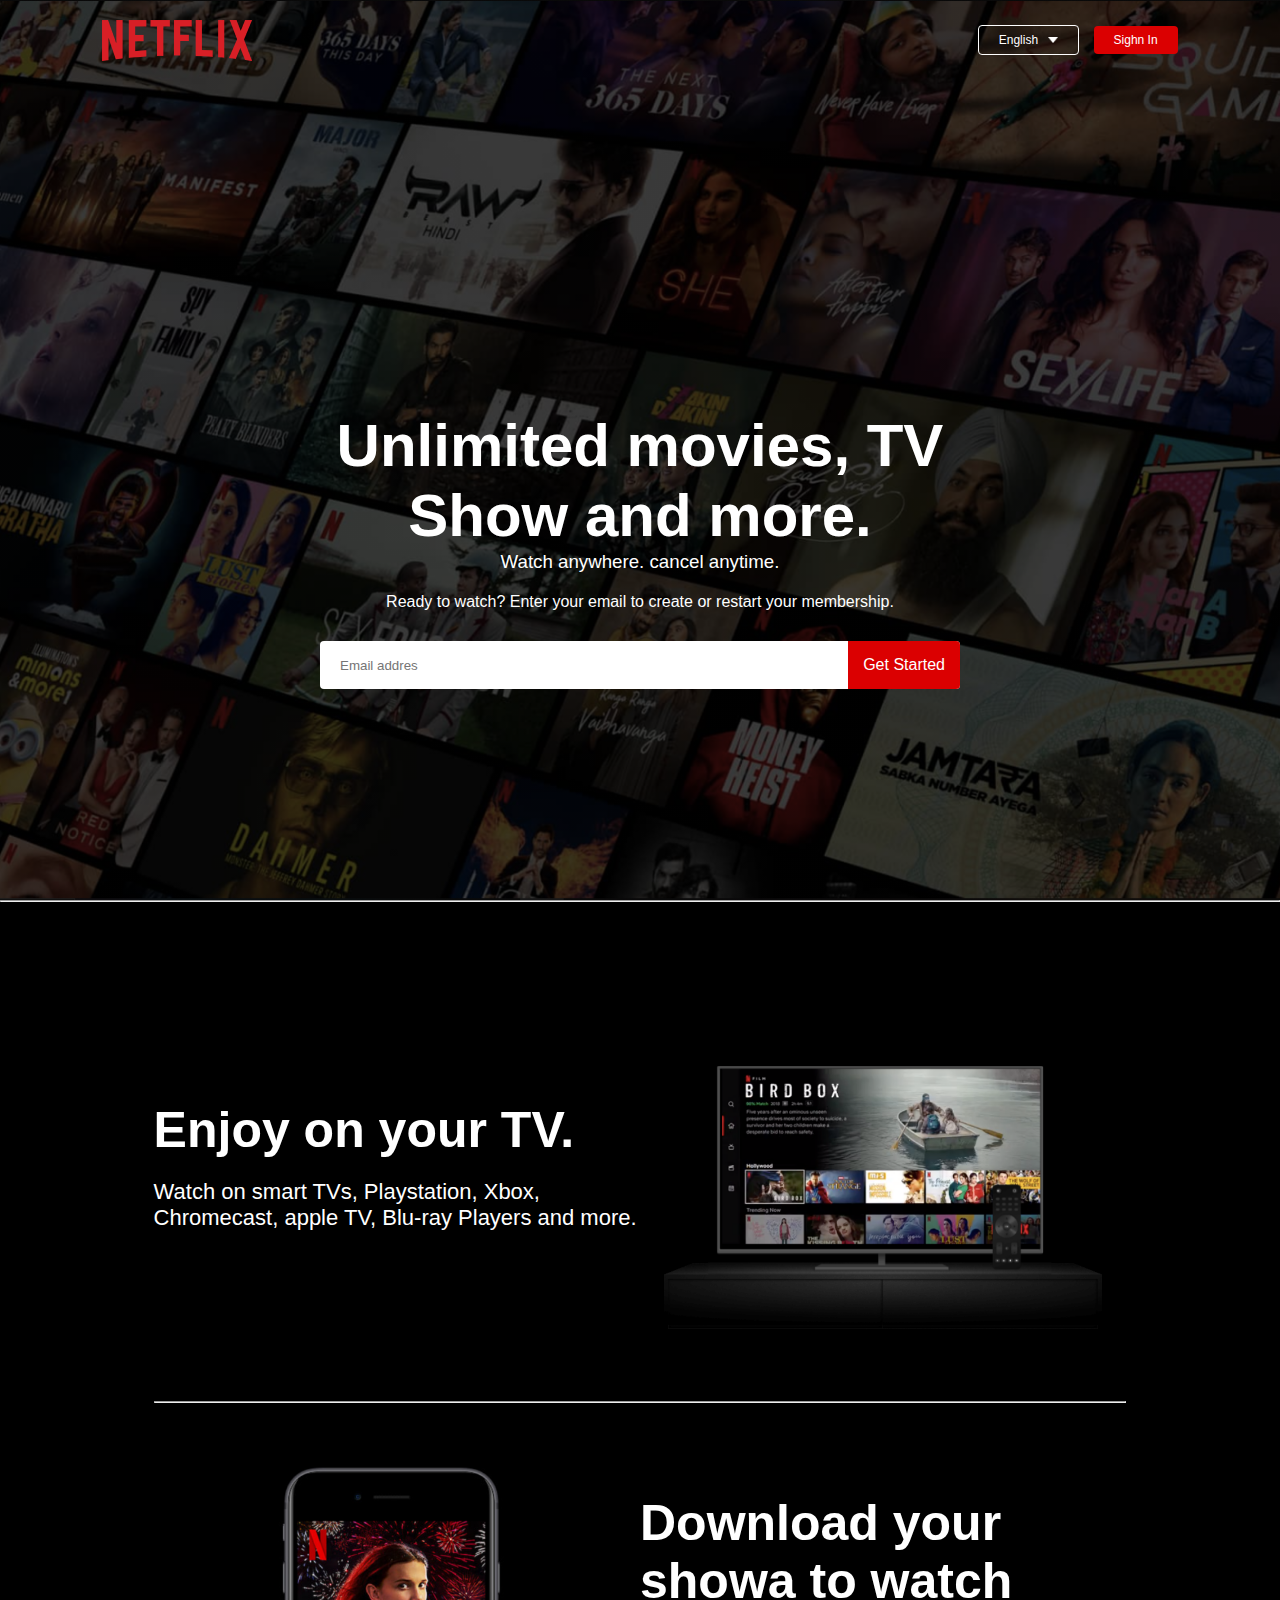
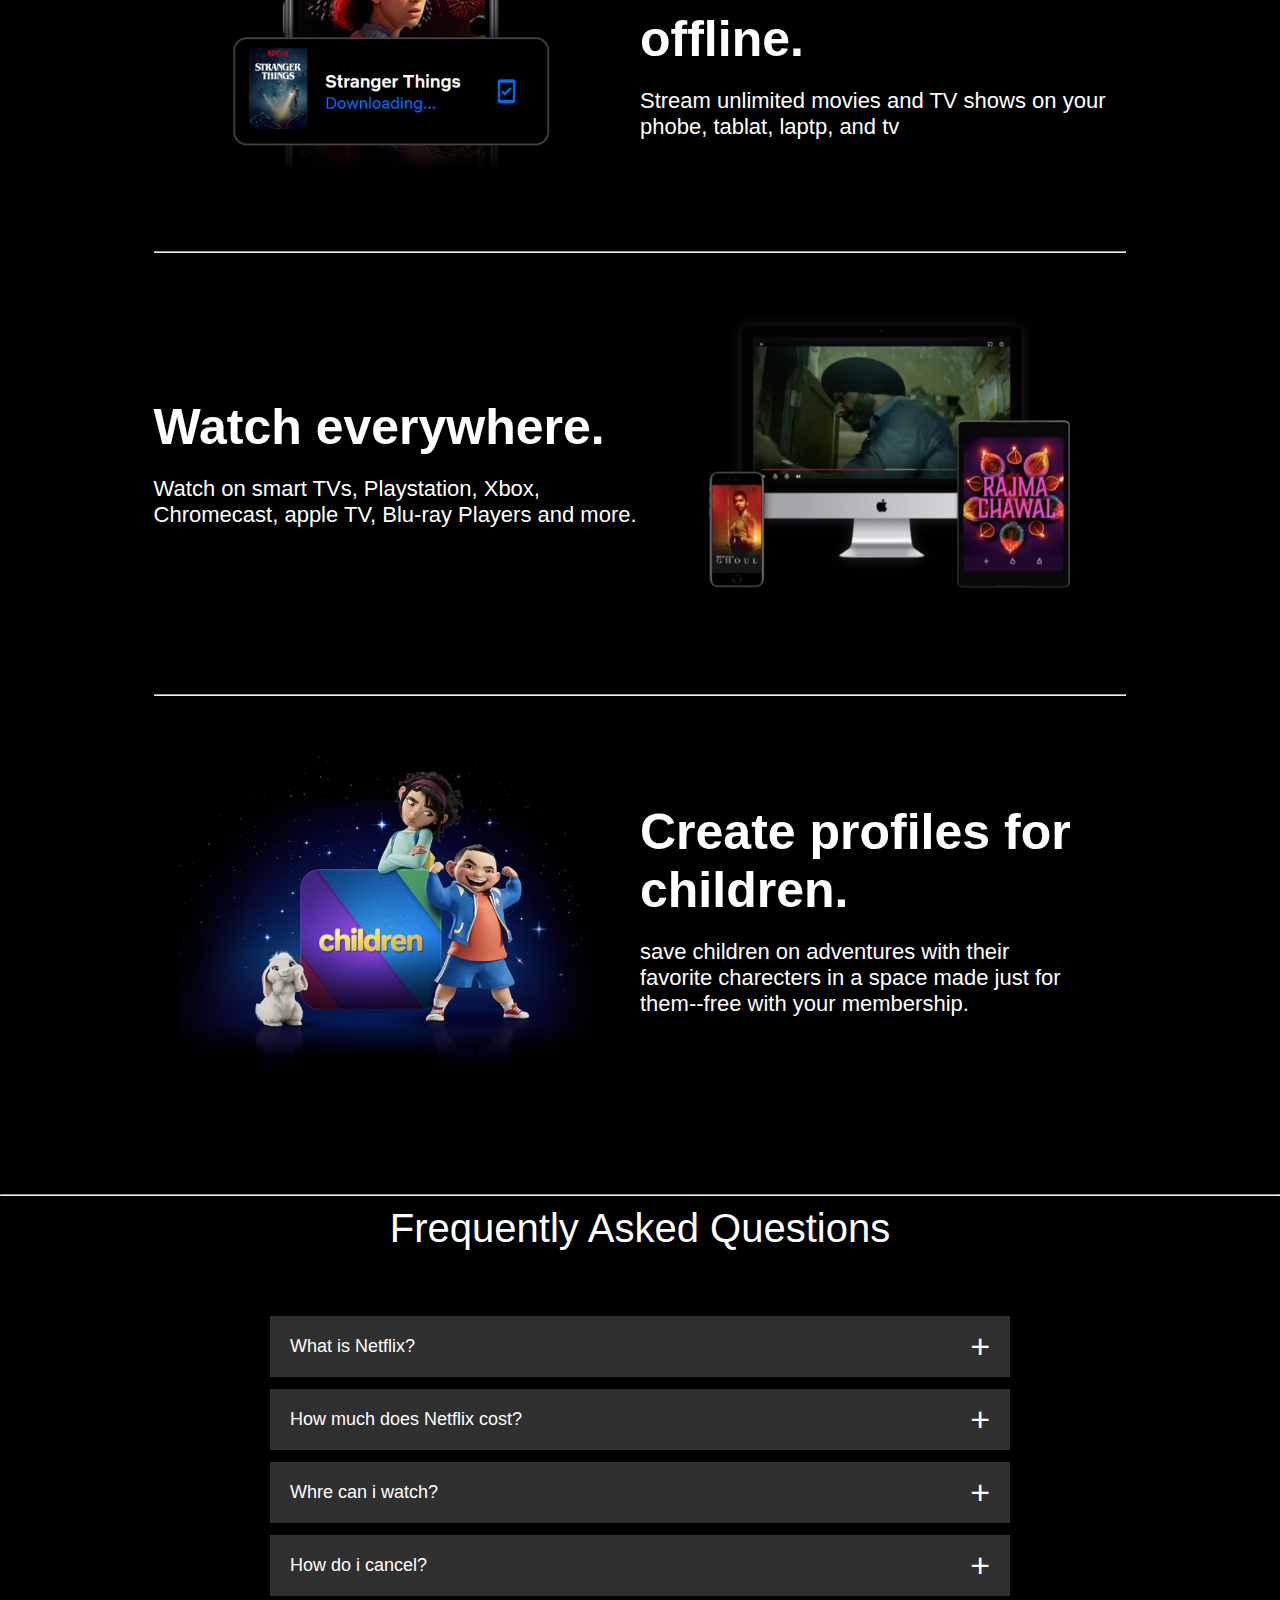
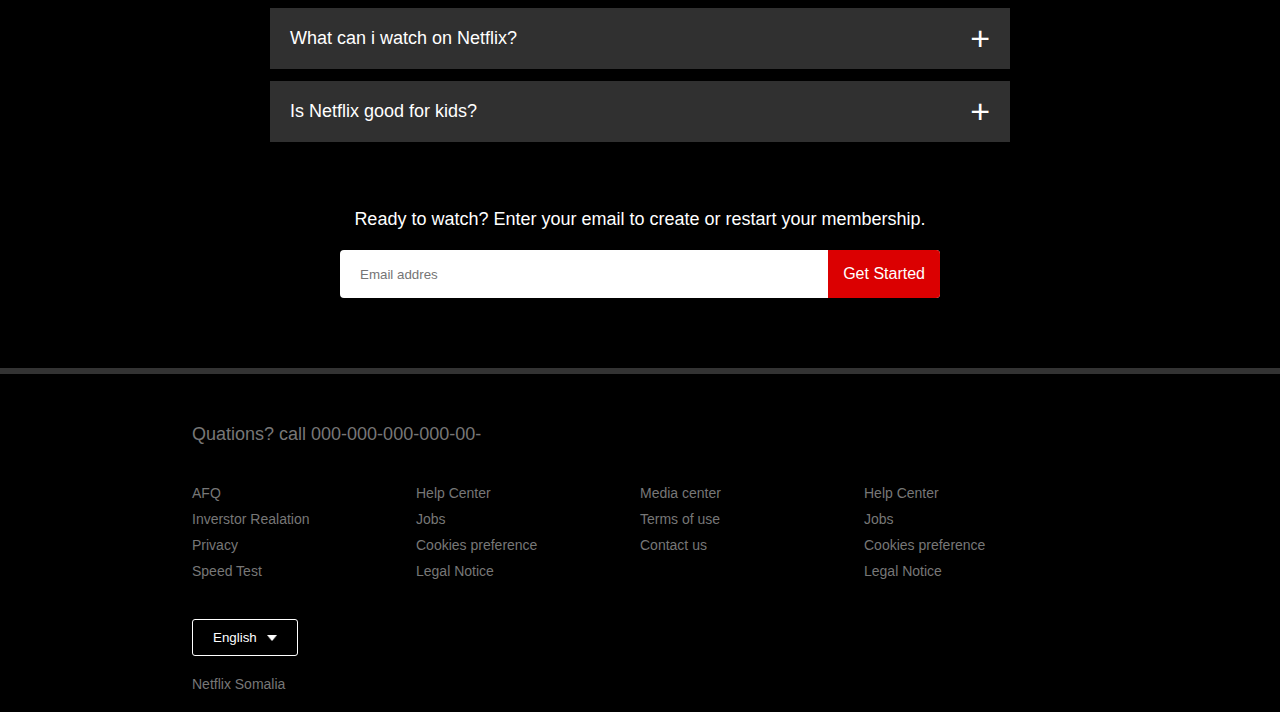
<file: index.html>
<!DOCTYPE html>
<html lang="en">
  <head>
    <meta charset="UTF-8" />
    <meta http-equiv="X-UA-Compatible" content="IE=edge" />
    <meta name="viewport" content="width=device-width, initial-scale=1.0" />
    <title>Ntflix Website</title>
    <link rel="stylesheet" href="style.css" />
  </head>
  <body>
    <div class="header">
      <nav>
        <img src="IMGS/logo.png" class="logo" />
        <div>
          <button class="language-btn">
            English <img src="IMGS/down-icon.png" />
          </button>
          <button>Sighn In</button>
        </div>
      </nav>

      <div class="headre-content">
        <h1>Unlimited movies, TV Show and more.</h1>
        <h3>Watch anywhere. cancel anytime.</h3>
        <p>
          Ready to watch? Enter your email to create or restart your membership.
        </p>
        <form class="email-signup">
          <input type="email" placeholder="Email addres" requad />
          <button type="submit"><a href="FAKE.html"> Get Started </a></button>
        </form>
      </div>
    </div>

    <!--feauters-->
    <hr />
    <div class="feauters">
      <div class="row">
        <div class="text-col">
          <h2>Enjoy on your TV.</h2>
          <p>
            Watch on smart TVs, Playstation, Xbox, Chromecast, apple TV, Blu-ray
            Players and more.
          </p>
        </div>
        <div class="img-col">
          <img src="IMGS/feature-1.png" />
        </div>
      </div>
      <hr />
      <div class="row">
        <div class="img-col">
          <img src="IMGS/feature-2.png" />
        </div>
        <div class="text-col">
          <h2>Download your showa to watch offline.</h2>
          <p>
            Stream unlimited movies and TV shows on your <br />phobe, tablat,
            laptp, and tv
          </p>
        </div>
      </div>
      <hr />
      <div class="row">
        <div class="text-col">
          <h2>Watch everywhere.</h2>
          <p>
            Watch on smart TVs, Playstation, Xbox, Chromecast, apple TV, Blu-ray
            Players and more.
          </p>
        </div>
        <div class="img-col">
          <img src="IMGS/feature-3.png" />
        </div>
      </div>
      <hr />
      <div class="row">
        <div class="img-col">
          <img src="IMGS/feature-4.png" />
        </div>
        <div class="text-col">
          <h2>Create profiles for children.</h2>
          <p>
            save children on adventures with their <br />favorite charecters in
            a space made just for <br />them--free with your membership.
          </p>
        </div>
      </div>
    </div>
    <hr />
    <div class="faq">
      <h2>Frequently Asked Questions</h2>
      <ul class="accordion">
        <li>
          <input type="radio" name="accordion" id="fist" />
          <label for="first">What is Netflix?</label>
          <div class="content">
            <p>
              Netflix is a streaming service that offers a wide variety of
              award-winning TV shows, movies, anime, documentaries, and more on
              thousands of internet-connected devices. You can watch as much as
              you want, whenever you want without a single commercial – all for
              one low monthly price. There's always something new to discover
              and new TV shows and movies are added every week!
            </p>
          </div>
        </li>

        <li>
          <input type="radio" name="accordion" id="second" />
          <label for="second">How much does Netflix cost?</label>
          <div class="content">
            <p>
              Watch Netflix on your smartphone, tablet, Smart TV, laptop, or
              streaming device, all for one fixed monthly fee. Plans range from
              63.99 TL to 130.99 TL a month. No extra costs, no contracts.
            </p>
          </div>
        </li>

        <li>
          <input type="radio" name="accordion" id="therd" />
          <label for="therd">Whre can i watch?</label>
          <div class="content">
            <p>
              Watch anywhere, anytime. Sign in with your Netflix account to
              watch instantly on the web at netflix.com from your personal
              computer or on any internet-connected device that offers the
              Netflix app, including smart TVs, smartphones, tablets, streaming
              media players and game consoles. You can also download your
              favorite shows with the iOS, Android, or Windows 10 app. Use
              downloads to watch while you're on the go and without an internet
              connection. Take Netflix with you anywhere.
            </p>
          </div>
        </li>

        <li>
          <input type="radio" name="accordion" id="fourth" />
          <label for="fourth">How do i cancel?</label>
          <div class="content">
            <p>
              Netflix is flexible. There are no pesky contracts and no
              commitments. You can easily cancel your account online in two
              clicks. There are no cancellation fees – start or stop your
              account anytime.
            </p>
          </div>
        </li>

        <li>
          <input type="radio" name="accordion" id="fifth" />
          <label for="fifth">What can i watch on Netflix?</label>
          <div class="content">
            <p>
              Netflix has an extensive library of feature films, documentaries,
              TV shows, anime, award-winning Netflix originals, and more. Watch
              as much as you want, anytime you want.
            </p>
          </div>
        </li>

        <li>
          <input type="radio" name="accordion" id="sixth" />
          <label for="sixth">Is Netflix good for kids?</label>
          <div class="content">
            <p>
              The Netflix Kids experience is included in your membership to give
              parents control while kids enjoy family-friendly TV shows and
              movies in their own space. Kids profiles come with PIN-protected
              parental controls that let you restrict the maturity rating of
              content kids can watch and block specific titles you don’t want
              kids to see.
            </p>
          </div>
        </li>
      </ul>
      <p>
        Ready to watch? Enter your email to create or restart your membership.
      </p>
      <form class="email-signup">
        <input type="email" placeholder="Email addres" requad />
        <button type="submit">Get Started</button>
      </form>
    </div>

    <div class="footer">
      <h2>Quations? call 000-000-000-000-00-</h2>

      <div class="row">
        <div class="col">
          <a href="#">AFQ</a>
          <a href="#">Inverstor Realation</a>
          <a href="#">Privacy</a>
          <a href="#">Speed Test</a>
        </div>
        <div class="col">
          <a href="#">Help Center</a>
          <a href="#">Jobs</a>
          <a href="#">Cookies preference</a>
          <a href="#">Legal Notice</a>
        </div>
        <div class="col">
          <a href="#">Media center</a>
          <a href="#">Terms of use</a>
          <a href="#">Contact us</a>
        </div>
        <div class="col">
          <a href="#">Help Center</a>
          <a href="#">Jobs</a>
          <a href="#">Cookies preference</a>
          <a href="#">Legal Notice</a>
        </div>
      </div>
      <button class="language-btn">
        English <img src="IMGS/down-icon.png" />
      </button>
      <p class="copyright-text">Netflix Somalia</p>
    </div>
  </body>
</html>
</file>
<file: style.css>
* {
  margin: 0;
  padding: 0;
  font-family: "poppins", sans-serif;
  box-sizing: border-box;
}
body {
  background: #000;
  color: #fff;
}
.header {
  width: 100%;
  height: 100vh;
  background-image: linear-gradient(rgba(0, 0, 0, 0.7), rgba(0, 0, 0, 0.7)),
    url(IMGS/Capture\ cover.PNG);
  background-size: cover;
  background-position: center;
  padding: 10px 8%;
  position: relative;
}
nav {
  display: flex;
  align-items: center;
  justify-content: space-between;
  padding: 10px 0;
}
.logo {
  width: 150px;
  cursor: pointer;
}
nav button {
  border: 0;
  outline: 0;
  background: #db0001;
  color: #fff;
  padding: 7px 20px;
  border-radius: 4px;
  font-size: 12px;
  margin-left: 10px;
  cursor: pointer;
}
.language-btn {
  display: inline-flex;
  align-items: center;
  background: transparent;
  border: 1px solid #fff;
}
.language-btn img {
  width: 10px;
  margin-left: 10px;
}
.headre-content {
  position: absolute;
  top: 50%;
  left: 50%;
  transform: translate(-50%, -50%);
  text-align: center;
  margin-top: 100px;
}
.headre-content h1 {
  font-size: 60px;
  line-height: 70px;
  font-weight: 600;
  max-width: 650px;
}
.headre-content h3 {
  font-weight: 400;
  margin-bottom: 20px;
}
.email-signup {
  background: #fff;
  border-radius: 4px;
  display: flex;
  align-items: center;
  margin-top: 30px;
  overflow: hidden;
}
.email-signup input {
  flex: 1;
  border: 0;
  outline: 0;
  margin-left: 20px;
}
.email-signup button {
  background: #db0001;
  border: 0;
  outline: 0;
  color: #fff;
  font-size: 16px;
  cursor: pointer;
  padding: 15px;
}

/*----------------feauters--------------*/

.feauters {
  padding: 50px 12%;
  font-size: 22px;
}
.row {
  display: flex;
  width: 100%;
  align-items: center;
  flex-wrap: wrap;
  padding: 50px 0;
}
.text-col {
  flex-basis: 50%;
  margin-bottom: 20px;
}
.img-col {
  flex-basis: 50%;
  margin-bottom: 20px;
}
.img-col img {
  display: block;
  width: 90%;
  margin: auto;
}
.feauters h2 {
  font-size: 50px;
  font-weight: 600;
  margin-bottom: 20px;
}

/*------------------faq-------------------*/
.faq {
  text-align: center;
  padding: 10px 12%;
  font-size: 18px;
}
.faq h2 {
  font-weight: 500;
  font-size: 40px;
}
.accordion {
  margin: 60px auto;
  width: 100%;
  max-width: 750px;
}
.accordion li {
  list-style: none;
  width: 100%;
  padding: 5px;
}
.accordion li label {
  display: flex;
  align-items: center;
  padding: 20px;
  font-size: 18px;
  font-weight: 500;
  background: #303030;
  margin-bottom: 2px;
  cursor: pointer;
  position: relative;
}
label::after {
  content: "+";
  font-size: 34px;
  position: absolute;
  right: 20px;
  transition: transform 0.5s;
}
input[type="radio"] {
  display: none;
}
.accordion .content {
  background: #303030;
  text-align: left;
  padding: 0 20px;
  max-height: 0;
  overflow: hidden;
  transition: max-height 0.5s, pading 0.5s;
}
.accordion input[type="radio"]:checked + label + .content {
  max-height: 600px;
  padding: 30px 20px;
}
.accordion input[type="radio"]:checked + label::after {
  transform: rotate(135deg);
}
.faq .email-signup {
  max-width: 600px;
  margin: 20px auto 60px;
}
.faq small {
  font-size: 30px;
}
.footer .language-btn{
  color: #fff;
  padding: 10px 20px;
  border-radius: 3px;
}
.copyright-text{
  font-size: 14px;
  margin-top: 20px;
  margin-bottom: 10px;
}
/*-------------footer-------------*/
.footer{
  padding: 50px 15% 10px;
  border-top: 6px solid #333;
  color: #777;
}
.footer h2{
  font-size: 18px;
  font-weight: 400;
  margin-bottom: 30px;
}
.footer .col{
  flex-basis: 25%;
  flex-grow: 1;
  margin-bottom: 20px;
}
.footer .col a{
  display: block;
  text-decoration: none;
  color: #777;
  font-size: 14px;
  margin-bottom: 10px;
}
.footer .row{
  align-items: flex-start;
  padding: 10px 0;
}

.email-signup a{
  text-decoration: none;
  color: #fff;
}


/*--------------media-for-small-screen----------*/

@media only screen and (max-width: 600px) {
  .headre-content {
    position: unset;
    transform: none;
    padding-top: 150px;
  }
  .headre-content h1 {
    font-size: 55px;
  }
  .headre-content h3 {
    font-size: 30px;
  }
  .headre-content button {
    position: absolute;
    margin-top: 26%;
    left: 39%;
  }
  .headre-content input {
    padding: 20px;
  }
  .text-col, .img-col{
    flex-basis: 100%;
  }
  .feauters p{
    font-size: 20px;
    text-align: center;
  }
  .feauters h2{
    font-size: 50px;
    text-align: center;
  }
</file>
